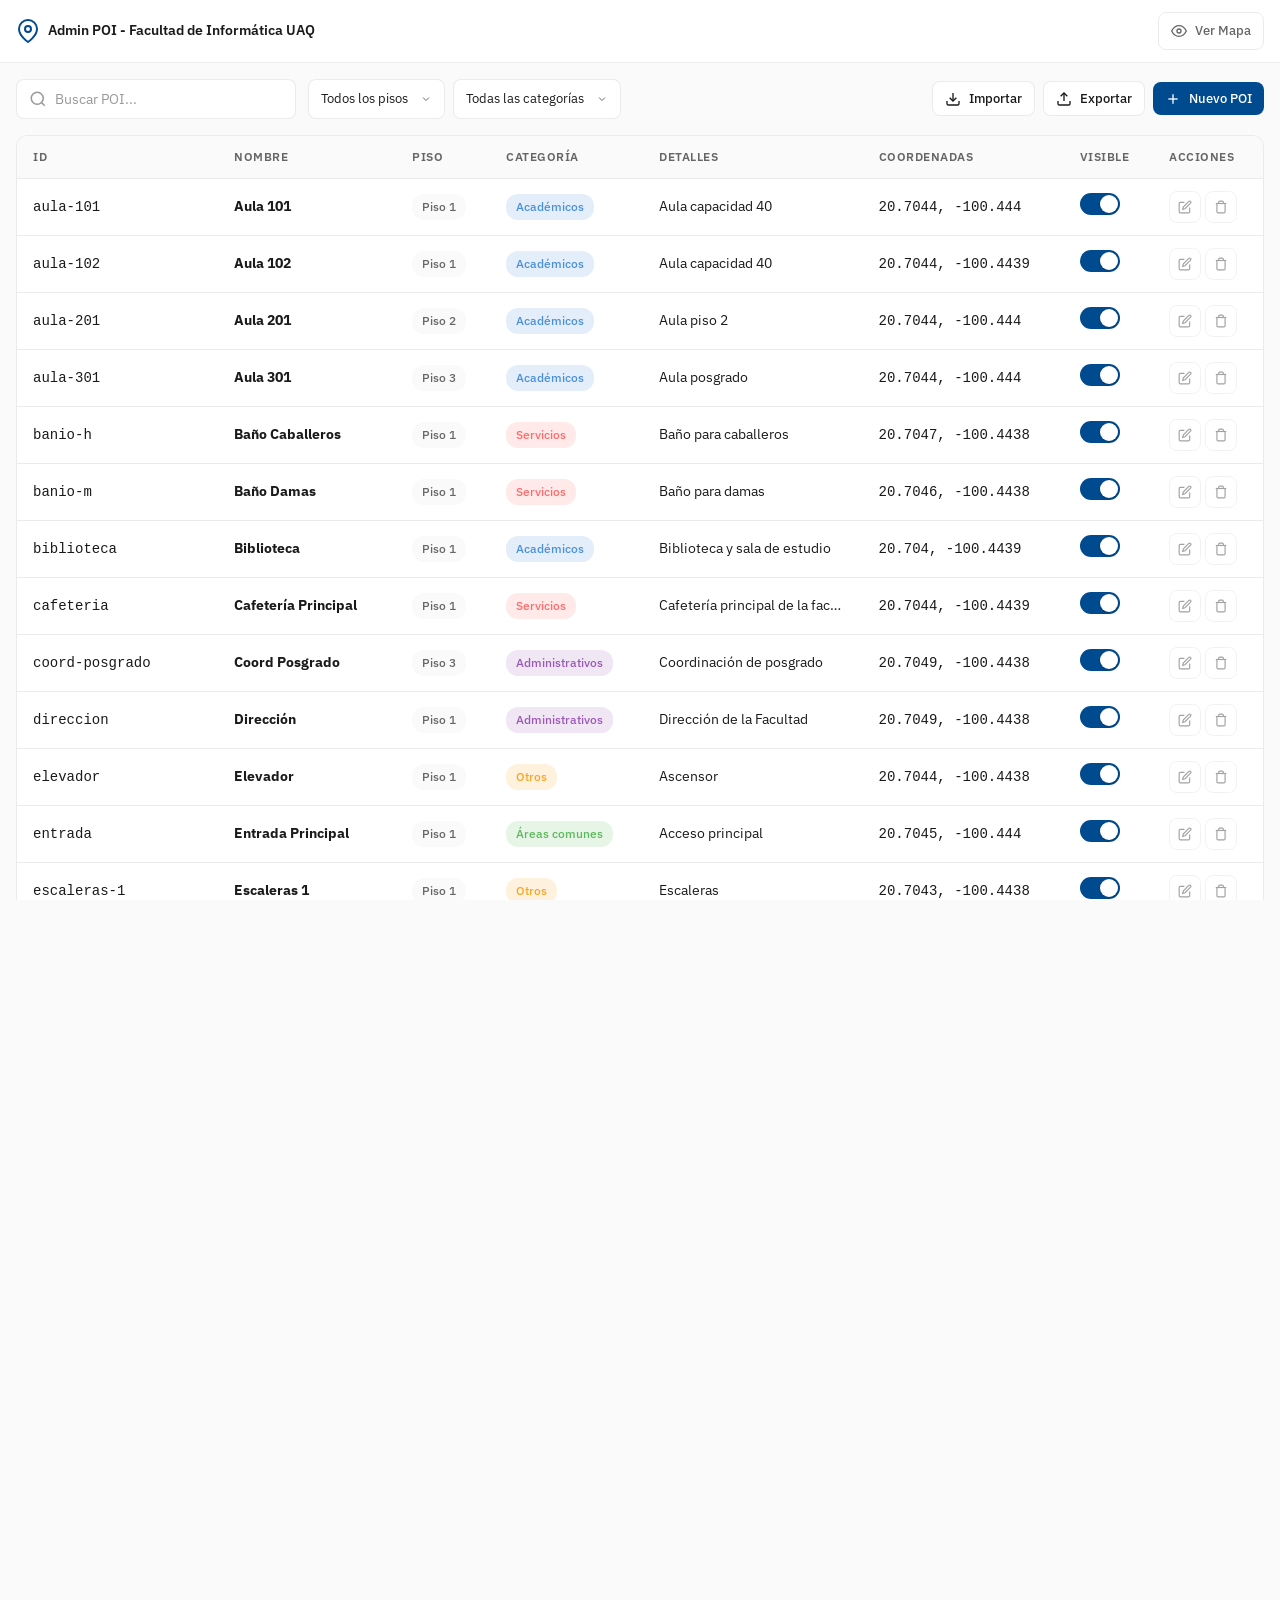
<file: admin.html>
<!DOCTYPE html>
<html lang="es">
<head>
  <meta charset="UTF-8">
  <meta name="viewport" content="width=device-width, initial-scale=1.0">
  <title>Administración POI - Facultad de Informática UAQ</title>
  <link rel="preconnect" href="https://fonts.googleapis.com">
  <link rel="preconnect" href="https://fonts.gstatic.com" crossorigin>
  <link href="https://fonts.googleapis.com/css2?family=IBM+Plex+Sans:wght@400;500;600&display=swap" rel="stylesheet">
  <link rel="stylesheet" href="css/styles.css">
  <link rel="stylesheet" href="css/admin.css">
  <link rel="icon" href="data:image/svg+xml,<svg xmlns='http://www.w3.org/2000/svg' viewBox='0 0 100 100'><text y='.9em' font-size='90'>⚙️</text></svg>">
</head>
<body>
  <div class="admin-app" id="adminApp">
    <!-- Header -->
    <header class="admin-header">
      <div class="admin-header-content">
        <div class="admin-brand">
          <svg viewBox="0 0 24 24" width="24" height="24" fill="none" stroke="currentColor" stroke-width="2">
            <path d="M21 10c0 7-9 13-9 13s-9-6-9-13a9 9 0 0 1 18 0z"/>
            <circle cx="12" cy="10" r="3"/>
          </svg>
          <span>Admin POI - Facultad de Informática UAQ</span>
        </div>
        <div class="admin-actions">
          <a href="index.html" class="admin-btn admin-btn-outline">
            <svg viewBox="0 0 24 24" width="16" height="16" fill="none" stroke="currentColor" stroke-width="2">
              <path d="M1 12s4-8 11-8 11 8 11 8-4 8-11 8-11-8-11-8z"/>
              <circle cx="12" cy="12" r="3"/>
            </svg>
            Ver Mapa
          </a>
        </div>
      </div>
    </header>

    <!-- Main Content -->
    <main class="admin-main">
      <!-- Toolbar -->
      <div class="admin-toolbar">
        <div class="admin-toolbar-left">
          <div class="admin-search">
            <svg viewBox="0 0 24 24" width="18" height="18" fill="none" stroke="currentColor" stroke-width="2">
              <circle cx="11" cy="11" r="8"/>
              <line x1="21" y1="21" x2="16.65" y2="16.65"/>
            </svg>
            <input type="text" id="adminSearchInput" placeholder="Buscar POI...">
          </div>
          <div class="admin-filters">
            <select id="filterFloor" class="admin-select">
              <option value="all">Todos los pisos</option>
              <option value="1">Piso 1</option>
              <option value="2">Piso 2</option>
              <option value="3">Piso 3</option>
            </select>
            <select id="filterCategory" class="admin-select">
              <option value="all">Todas las categorías</option>
              <option value="servicios">Servicios</option>
              <option value="academicos">Académicos</option>
              <option value="administrativos">Administrativos</option>
              <option value="comunes">Áreas comunes</option>
              <option value="otros">Otros</option>
            </select>
          </div>
        </div>
        <div class="admin-toolbar-right">
          <button class="admin-btn admin-btn-secondary" id="importBtn">
            <svg viewBox="0 0 24 24" width="16" height="16" fill="none" stroke="currentColor" stroke-width="2">
              <path d="M21 15v4a2 2 0 0 1-2 2H5a2 2 0 0 1-2-2v-4"/>
              <polyline points="7 10 12 15 17 10"/>
              <line x1="12" y1="15" x2="12" y2="3"/>
            </svg>
            Importar
          </button>
          <button class="admin-btn admin-btn-secondary" id="exportBtn">
            <svg viewBox="0 0 24 24" width="16" height="16" fill="none" stroke="currentColor" stroke-width="2">
              <path d="M21 15v4a2 2 0 0 1-2 2H5a2 2 0 0 1-2-2v-4"/>
              <polyline points="17 8 12 3 7 8"/>
              <line x1="12" y1="3" x2="12" y2="15"/>
            </svg>
            Exportar
          </button>
          <button class="admin-btn admin-btn-primary" id="addPOIBtn">
            <svg viewBox="0 0 24 24" width="16" height="16" fill="none" stroke="currentColor" stroke-width="2">
              <line x1="12" y1="5" x2="12" y2="19"/>
              <line x1="5" y1="12" x2="19" y2="12"/>
            </svg>
            Nuevo POI
          </button>
        </div>
      </div>

      <!-- POI Table -->
      <div class="admin-table-container">
        <table class="admin-table" id="poiTable">
          <thead>
            <tr>
              <th class="sortable" data-sort="id">ID</th>
              <th class="sortable" data-sort="nombre">Nombre</th>
              <th class="sortable" data-sort="piso">Piso</th>
              <th class="sortable" data-sort="categoria">Categoría</th>
              <th>Detalles</th>
              <th>Coordenadas</th>
              <th>Visible</th>
              <th>Acciones</th>
            </tr>
          </thead>
          <tbody id="poiTableBody">
          </tbody>
        </table>
      </div>

      <!-- Empty State -->
      <div class="admin-empty" id="emptyState" style="display: none;">
        <svg viewBox="0 0 24 24" width="48" height="48" fill="none" stroke="currentColor" stroke-width="1.5">
          <path d="M21 10c0 7-9 13-9 13s-9-6-9-13a9 9 0 0 1 18 0z"/>
          <circle cx="12" cy="10" r="3"/>
        </svg>
        <h3>No hay puntos de interés</h3>
        <p>Comienza agregando tu primer POI</p>
        <button class="admin-btn admin-btn-primary" id="emptyAddBtn">
          <svg viewBox="0 0 24 24" width="16" height="16" fill="none" stroke="currentColor" stroke-width="2">
            <line x1="12" y1="5" x2="12" y2="19"/>
            <line x1="5" y1="12" x2="19" y2="12"/>
          </svg>
          Agregar POI
        </button>
      </div>
    </main>

    <!-- Modal Form -->
    <div class="admin-modal" id="poiModal">
      <div class="admin-modal-backdrop" id="modalBackdrop"></div>
      <div class="admin-modal-content">
        <div class="admin-modal-header">
          <h2 id="modalTitle">Nuevo Punto de Interés</h2>
          <button class="admin-modal-close" id="modalClose">
            <svg viewBox="0 0 24 24" width="20" height="20" fill="none" stroke="currentColor" stroke-width="2">
              <line x1="18" y1="6" x2="6" y2="18"/>
              <line x1="6" y1="6" x2="18" y2="18"/>
            </svg>
          </button>
        </div>
        <form class="admin-form" id="poiForm">
          <input type="hidden" id="poiId">
          
          <div class="admin-form-row">
            <div class="admin-form-group">
              <label for="poiNombre">Nombre *</label>
              <input type="text" id="poiNombre" required placeholder="Ej: Cafetería Principal">
            </div>
            <div class="admin-form-group">
              <label for="poiPiso">Piso *</label>
              <select id="poiPiso" required>
                <option value="">Seleccionar...</option>
                <option value="1">Piso 1</option>
                <option value="2">Piso 2</option>
                <option value="3">Piso 3</option>
              </select>
            </div>
          </div>
          
          <div class="admin-form-group">
            <label for="poiCategoria">Categoría *</label>
            <select id="poiCategoria" required>
              <option value="">Seleccionar...</option>
              <option value="servicios">Servicios</option>
              <option value="academicos">Académicos</option>
              <option value="administrativos">Administrativos</option>
              <option value="comunes">Áreas comunes</option>
              <option value="otros">Otros</option>
            </select>
          </div>
          
          <div class="admin-form-group">
            <label for="poiDetalles">Detalles</label>
            <textarea id="poiDetalles" rows="3" placeholder="Descripción detallada del punto de interés..."></textarea>
          </div>
          
          <div class="admin-form-row">
            <div class="admin-form-group">
              <label for="poiCoordX">Latitud *</label>
              <input type="number" id="poiCoordX" required step="any" placeholder="20.7044">
            </div>
            <div class="admin-form-group">
              <label for="poiCoordY">Longitud *</label>
              <input type="number" id="poiCoordY" required step="any" placeholder="-100.4438">
            </div>
          </div>
          
          <div class="admin-form-group admin-form-inline">
            <label class="admin-checkbox">
              <input type="checkbox" id="poiVisible" checked>
              <span class="admin-checkbox-mark"></span>
              <span>Visible en el mapa</span>
            </label>
          </div>
          
          <div class="admin-form-actions">
            <button type="button" class="admin-btn admin-btn-outline" id="cancelBtn">Cancelar</button>
            <button type="submit" class="admin-btn admin-btn-primary">Guardar</button>
          </div>
        </form>
      </div>
    </div>

    <!-- Delete Confirmation Modal -->
    <div class="admin-modal" id="deleteModal">
      <div class="admin-modal-backdrop" id="deleteBackdrop"></div>
      <div class="admin-modal-content admin-modal-sm">
        <div class="admin-modal-header">
          <h2>Confirmar eliminación</h2>
        </div>
        <div class="admin-modal-body">
          <p>¿Estás seguro de eliminar el punto de interés <strong id="deletePoiName"></strong>?</p>
          <p class="admin-text-muted">Esta acción no se puede deshacer.</p>
        </div>
        <div class="admin-modal-footer">
          <button class="admin-btn admin-btn-outline" id="cancelDeleteBtn">Cancelar</button>
          <button class="admin-btn admin-btn-danger" id="confirmDeleteBtn">Eliminar</button>
        </div>
      </div>
    </div>

    <!-- Hidden file input for import -->
    <input type="file" id="importFile" accept=".json" style="display: none;">
  </div>

  <script src="js/data.js"></script>
  <script src="js/admin.js"></script>
</body>
</html>
</file>
<file: css/styles.css>
@import url('https://fonts.googleapis.com/css2?family=IBM+Plex+Sans:wght@400;500;600&display=swap');

:root {
  --uaq-blue: #004A8F;
  --bg-map: #FAFAFA;
  --structure-light: #E0E0E0;
  --structure-mid: #BDBDBD;
  --text-primary: #1A1A1A;
  --text-secondary: #666666;
  --text-muted: #999999;
  --cat-servicios: #FF6B6B;
  --cat-academicos: #2E5BFF;
  --cat-administrativos: #9B59B6;
  --cat-comunes: #00A86B;
  --cat-otros: #F5A623;
  --surface: #FFFFFF;
  --border: rgba(0, 0, 0, 0.08);
  --shadow: rgba(0, 0, 0, 0.12);
  --shadow-lg: rgba(0, 0, 0, 0.16);
  
  --radius-sm: 6px;
  --radius-md: 8px;
  --radius-lg: 12px;
  --radius-xl: 16px;
  
  --space-1: 4px;
  --space-2: 8px;
  --space-3: 12px;
  --space-4: 16px;
  --space-5: 24px;
  --space-6: 32px;
  --space-7: 48px;
  
  --font-family: 'IBM Plex Sans', system-ui, -apple-system, sans-serif;
  --font-mono: 'IBM Plex Mono', monospace;
  
  --z-map: 1;
  --z-ui: 1000;
  --z-popup: 2000;
  --z-modal: 3000;
  
  --transition-fast: 150ms ease;
  --transition-normal: 250ms ease;
  --transition-slow: 350ms cubic-bezier(0.16, 1, 0.3, 1);
}

*, *::before, *::after {
  box-sizing: border-box;
  margin: 0;
  padding: 0;
}

html, body {
  height: 100%;
  overflow: hidden;
  margin: 0;
  padding: 0;
}

body {
  font-family: var(--font-family);
  font-size: 14px;
  line-height: 1.5;
  color: var(--text-primary);
  background: var(--bg-map);
  -webkit-font-smoothing: antialiased;
  -moz-osx-font-smoothing: grayscale;
}

.app {
  position: relative;
  width: 100%;
  height: 100%;
  display: flex;
  flex-direction: column;
}

/* ============================================
   MAPA - Leaflet Container
   ============================================ */

.map-container {
  position: absolute;
  inset: 0;
  z-index: var(--z-map);
}

#mapContainer {
  width: 100vw;
  height: 100vh;
}

/* Leaflet specific overrides */
.leaflet-container {
  width: 100vw;
  height: 100vh;
  font-family: var(--font-family);
}

.leaflet-tile-pane {
  filter: saturate(0.9) contrast(0.95);
}

.leaflet-control-attribution {
  background: rgba(255, 255, 255, 0.85);
  font-size: 9px;
  padding: 2px 6px;
  border-radius: 4px 0 0 0;
}

.leaflet-control-attribution a {
  color: var(--uaq-blue);
  text-decoration: none;
}

.leaflet-control-attribution a:hover {
  text-decoration: underline;
}

.map-svg {
  width: 100%;
  height: 100%;
  display: block;
}

.map-transform {
  transition: transform var(--transition-slow);
  transform-origin: center center;
}

/* Grid pattern */
.grid-pattern {
  stroke: var(--structure-light);
  stroke-width: 0.5;
  fill: none;
}

/* Building structure */
.building-outline {
  fill: var(--surface);
  stroke: var(--structure-mid);
  stroke-width: 2;
}

.floor-area {
  fill: var(--structure-light);
  opacity: 0.5;
}

.floor-area.active {
  fill: rgba(0, 74, 143, 0.08);
  stroke: var(--uaq-blue);
  stroke-width: 2;
  opacity: 1;
}

.floor-label {
  font-family: var(--font-family);
  font-size: 48px;
  font-weight: 600;
  fill: var(--text-muted);
  opacity: 0.15;
  pointer-events: none;
}

.floor-wall {
  fill: none;
  stroke: var(--structure-mid);
  stroke-width: 3;
}

.floor-door {
  fill: var(--surface);
  stroke: var(--structure-mid);
  stroke-width: 2;
}

/* POI Markers */
.poi-marker {
  cursor: pointer;
  transition: transform var(--transition-fast), opacity var(--transition-fast);
  transform-origin: center;
}

.poi-marker circle {
  transition: r var(--transition-fast), fill var(--transition-fast);
}

.poi-marker:hover circle {
  r: 16;
}

.poi-marker.hidden {
  opacity: 0;
  pointer-events: none;
}

.poi-marker.active {
  opacity: 1;
}

.poi-marker.highlight {
  animation: poi-pulse 1.5s ease-in-out infinite;
}

@keyframes poi-pulse {
  0%, 100% { transform: scale(1); }
  50% { transform: scale(1.15); }
}

/* Category colors */
.poi-servicios { fill: var(--cat-servicios); }
.poi-academicos { fill: var(--cat-academicos); }
.poi-administrativos { fill: var(--cat-administrativos); }
.poi-comunes { fill: var(--cat-comunes); }
.poi-otros { fill: var(--cat-otros); }

/* Tooltip hover */
.poi-tooltip {
  position: absolute;
  background: var(--text-primary);
  color: var(--surface);
  padding: var(--space-1) var(--space-2);
  border-radius: var(--radius-sm);
  font-size: 12px;
  font-weight: 500;
  white-space: nowrap;
  pointer-events: none;
  opacity: 0;
  transform: translateY(4px);
  transition: opacity var(--transition-fast), transform var(--transition-fast);
  z-index: calc(var(--z-popup) - 1);
}

.poi-marker:hover .poi-tooltip {
  opacity: 1;
  transform: translateY(0);
}

/* ============================================
   UI Layer - Floating Controls
   ============================================ */

.ui-layer {
  position: fixed;
  top: 0;
  left: 0;
  right: 0;
  z-index: var(--z-ui);
  pointer-events: none;
  padding: var(--space-4);
  display: flex;
  flex-direction: column;
  gap: var(--space-3);
}

.ui-layer > * {
  pointer-events: auto;
}

/* ============================================
   Search Bar
   ============================================ */

.search-container {
  position: relative;
  width: 100%;
  max-width: 360px;
  margin: 0 auto;
  flex-shrink: 0;
}

.search-box {
  display: flex;
  align-items: center;
  gap: var(--space-2);
  background: var(--surface);
  border: 1px solid var(--border);
  border-radius: var(--radius-md);
  padding: 0 var(--space-3);
  height: 44px;
  box-shadow: 0 2px 8px var(--shadow);
  transition: box-shadow var(--transition-fast), border-color var(--transition-fast);
}

.search-box:focus-within {
  box-shadow: 0 4px 16px var(--shadow);
  border-color: var(--uaq-blue);
}

.search-icon {
  width: 20px;
  height: 20px;
  color: var(--text-muted);
  flex-shrink: 0;
}

.search-input {
  flex: 1;
  border: none;
  outline: none;
  font-family: var(--font-family);
  font-size: 14px;
  color: var(--text-primary);
  background: transparent;
}

.search-input::placeholder {
  color: var(--text-muted);
}

.search-clear {
  width: 20px;
  height: 20px;
  border: none;
  background: none;
  color: var(--text-muted);
  cursor: pointer;
  opacity: 0;
  transition: opacity var(--transition-fast);
  display: flex;
  align-items: center;
  justify-content: center;
}

.search-clear.visible {
  opacity: 1;
}

.search-clear:hover {
  color: var(--text-primary);
}

/* Autocomplete dropdown */
.search-dropdown {
  position: absolute;
  top: calc(100% + var(--space-2));
  left: 0;
  right: 0;
  background: var(--surface);
  border: 1px solid var(--border);
  border-radius: var(--radius-md);
  box-shadow: 0 8px 32px var(--shadow-lg);
  max-height: 240px;
  overflow-y: auto;
  opacity: 0;
  visibility: hidden;
  transform: translateY(-8px);
  transition: opacity var(--transition-fast), transform var(--transition-fast), visibility var(--transition-fast);
  z-index: calc(var(--z-ui) + 1);
}

.search-dropdown.visible {
  opacity: 1;
  visibility: visible;
  transform: translateY(0);
}

.search-result {
  display: flex;
  align-items: center;
  gap: var(--space-2);
  padding: var(--space-2) var(--space-3);
  cursor: pointer;
  transition: background var(--transition-fast);
}

.search-result:hover,
.search-result.selected {
  background: var(--bg-map);
}

.search-result + .search-result {
  border-top: 1px solid var(--border);
}

.search-result-dot {
  width: 8px;
  height: 8px;
  border-radius: 50%;
  flex-shrink: 0;
}

.search-result-text {
  flex: 1;
  font-size: 13px;
}

.search-result-meta {
  font-size: 11px;
  color: var(--text-muted);
}

/* ============================================
   Floor Filters
   ============================================ */

.floors-container {
  display: flex;
  justify-content: center;
  gap: var(--space-2);
  flex-wrap: wrap;
}

.floor-chip {
  display: inline-flex;
  align-items: center;
  gap: var(--space-1);
  padding: var(--space-1) var(--space-3);
  border-radius: 20px;
  font-size: 13px;
  font-weight: 500;
  color: var(--text-secondary);
  background: var(--surface);
  border: 1px solid var(--border);
  cursor: pointer;
  transition: all var(--transition-fast);
}

.floor-chip:hover {
  border-color: var(--uaq-blue);
  color: var(--uaq-blue);
}

.floor-chip.active {
  background: var(--uaq-blue);
  border-color: var(--uaq-blue);
  color: white;
}

/* ============================================
   Categories Glossary (Glosario)
   ============================================ */

.glossary {
  position: fixed;
  top: var(--space-4);
  left: var(--space-4);
  background: rgba(255, 255, 255, 0.98);
  backdrop-filter: blur(12px);
  border-radius: var(--radius-xl);
  box-shadow: 
    0 4px 24px rgba(0, 0, 0, 0.08),
    0 1px 3px rgba(0, 0, 0, 0.05);
  padding: var(--space-4);
  max-width: 240px;
  pointer-events: auto;
  border: 1px solid rgba(0, 0, 0, 0.05);
  z-index: var(--z-ui);
}

.glossary-header {
  display: flex;
  align-items: center;
  justify-content: space-between;
  margin-bottom: var(--space-3);
  padding-bottom: var(--space-3);
  border-bottom: 2px solid var(--bg-map);
}

.glossary-title {
  font-size: 14px;
  font-weight: 600;
  color: var(--text-secondary);
  text-transform: uppercase;
  letter-spacing: 0.5px;
}

.glossary-toggle {
  display: none;
  width: 28px;
  height: 28px;
  border: none;
  background: var(--bg-map);
  border-radius: var(--radius-sm);
  color: var(--text-secondary);
  cursor: pointer;
  align-items: center;
  justify-content: center;
}

.glossary-content {
  display: flex;
  flex-direction: column;
  gap: var(--space-2);
}

.category-item {
  display: flex;
  align-items: center;
  gap: var(--space-2);
  padding: var(--space-2);
  border-radius: var(--radius-sm);
  cursor: pointer;
  transition: background var(--transition-fast);
  user-select: none;
}

.category-item:hover {
  background: var(--bg-map);
}

.category-item.active {
  background: var(--bg-map);
}

.category-dot {
  width: 12px;
  height: 12px;
  border-radius: 50%;
  flex-shrink: 0;
}

.category-dot.servicios { background: var(--cat-servicios); }
.category-dot.academicos { background: var(--cat-academicos); }
.category-dot.administrativos { background: var(--cat-administrativos); }
.category-dot.comunes { background: var(--cat-comunes); }
.category-dot.otros { background: var(--cat-otros); }

.category-item.active .category-dot {
  box-shadow: 0 0 0 3px rgba(255, 255, 255, 0.6);
}

.category-label {
  flex: 1;
  font-size: 13px;
  font-weight: 500;
  color: var(--text-primary);
}

.category-count {
  font-size: 11px;
  font-weight: 500;
  color: var(--text-muted);
  background: var(--bg-map);
  padding: 2px 6px;
  border-radius: 10px;
}

/* ============================================
   Zoom Controls
   ============================================ */

.zoom-controls {
  position: fixed;
  bottom: var(--space-5);
  right: var(--space-4);
  display: flex;
  flex-direction: column;
  gap: var(--space-2);
  z-index: var(--z-ui);
  pointer-events: auto;
  background: rgba(255, 255, 255, 0.95);
  backdrop-filter: blur(8px);
  padding: var(--space-2);
  border-radius: var(--radius-lg);
  box-shadow: 0 4px 20px rgba(0, 0, 0, 0.12);
  border: 1px solid rgba(0, 0, 0, 0.05);
}

.zoom-btn {
  width: 44px;
  height: 44px;
  border: none;
  background: linear-gradient(135deg, #ffffff 0%, #f8f9fa 100%);
  border-radius: 50%;
  box-shadow: 0 2px 8px rgba(0, 0, 0, 0.08);
  color: #444;
  cursor: pointer;
  display: flex;
  align-items: center;
  justify-content: center;
  transition: all var(--transition-fast);
}

.zoom-btn:hover {
  color: var(--uaq-blue);
  box-shadow: 0 4px 16px var(--shadow-lg);
}

.zoom-btn:active {
  transform: scale(0.95);
}

.zoom-btn:disabled {
  opacity: 0.4;
  cursor: not-allowed;
}

.zoom-btn svg {
  width: 20px;
  height: 20px;
}

.zoom-level {
  text-align: center;
  font-size: 11px;
  font-weight: 500;
  color: var(--text-muted);
}

/* ============================================
   POI Popup
   ============================================ */

.popup {
  position: absolute;
  background: var(--surface);
  border-radius: var(--radius-lg);
  box-shadow: 0 8px 40px var(--shadow-lg);
  width: 260px;
  padding: var(--space-4);
  z-index: var(--z-popup);
  opacity: 0;
  visibility: hidden;
  transform: scale(0.95) translateY(8px);
  transition: all var(--transition-normal);
  pointer-events: none;
}

.popup.visible {
  opacity: 1;
  visibility: visible;
  transform: scale(1) translateY(0);
  pointer-events: auto;
}

.popup-close {
  position: absolute;
  top: var(--space-2);
  right: var(--space-2);
  width: 28px;
  height: 28px;
  border: none;
  background: var(--bg-map);
  border-radius: 50%;
  color: var(--text-muted);
  cursor: pointer;
  display: flex;
  align-items: center;
  justify-content: center;
  transition: all var(--transition-fast);
}

.popup-close:hover {
  background: var(--structure-light);
  color: var(--text-primary);
}

.popup-header {
  display: flex;
  align-items: flex-start;
  gap: var(--space-3);
  margin-bottom: var(--space-3);
}

.popup-icon {
  width: 40px;
  height: 40px;
  border-radius: var(--radius-md);
  display: flex;
  align-items: center;
  justify-content: center;
  flex-shrink: 0;
}

.popup-icon svg {
  width: 24px;
  height: 24px;
  color: white;
}

.popup-title {
  font-size: 16px;
  font-weight: 600;
  color: var(--text-primary);
  line-height: 1.3;
}

.popup-floor {
  display: inline-flex;
  align-items: center;
  gap: var(--space-1);
  margin-top: var(--space-1);
}

.popup-floor-badge {
  font-size: 11px;
  font-weight: 600;
  color: white;
  background: var(--uaq-blue);
  padding: 2px 8px;
  border-radius: 10px;
}

.popup-details {
  font-size: 13px;
  color: var(--text-secondary);
  line-height: 1.6;
}

/* Popup arrow */
.popup-arrow {
  position: absolute;
  width: 0;
  height: 0;
  border-style: solid;
}

.popup-arrow.top {
  border-width: 0 8px 8px 8px;
  border-color: transparent transparent var(--surface) transparent;
  top: -8px;
  left: 50%;
  transform: translateX(-50%);
}

/* ============================================
   Responsive
   ============================================ */

@media (max-width: 768px) {
  .ui-layer {
    padding: var(--space-3);
    gap: var(--space-3);
  }
  
  .search-container {
    max-width: 100%;
  }
  
  .glossary {
    position: fixed;
    top: auto;
    bottom: 0;
    left: 0;
    right: 0;
    max-width: 100%;
    border-radius: var(--radius-xl) var(--radius-xl) 0 0;
    transform: translateY(calc(100% - 56px));
    transition: transform var(--transition-slow);
    z-index: calc(var(--z-ui) + 10);
  }
  
  .glossary.expanded {
    transform: translateY(0);
  }
  
  .glossary-toggle {
    display: flex;
  }
  
  .glossary-title {
    flex: 1;
  }
  
  .glossary-content {
    max-height: 40vh;
    overflow-y: auto;
    padding-top: var(--space-2);
  }
  
  .glossary-indicator {
    position: absolute;
    top: var(--space-2);
    left: 50%;
    transform: translateX(-50%);
    width: 32px;
    height: 4px;
    background: var(--structure-mid);
    border-radius: 2px;
  }
  
  .zoom-controls {
    bottom: auto;
    top: 100px;
    right: var(--space-3);
  }
  
  .floors-container {
    justify-content: flex-start;
    overflow-x: auto;
    padding-bottom: var(--space-1);
    flex-wrap: nowrap;
    -webkit-overflow-scrolling: touch;
  }
  
  .floor-chip {
    flex-shrink: 0;
  }
  
  .popup {
    position: fixed;
    bottom: 0;
    left: 0;
    right: 0;
    width: 100%;
    border-radius: var(--radius-xl) var(--radius-xl) 0 0;
    transform: translateY(100%);
  }
  
  .popup.visible {
    transform: translateY(0);
  }
  
  .popup-arrow {
    display: none;
  }
}

/* Small screens */
@media (max-width: 480px) {
  .search-box {
    height: 40px;
  }
  
  .popup {
    width: 100%;
    padding: var(--space-3);
  }
}

/* Large screens */
@media (min-width: 1200px) {
  .glossary {
    max-width: 260px;
    padding: var(--space-4);
  }
  
  .category-label {
    font-size: 14px;
  }
  
  .search-container {
    max-width: 420px;
  }
  
  .search-box {
    height: 48px;
  }
}

/* ============================================
   Animations
   ============================================ */

@keyframes fadeIn {
  from { opacity: 0; }
  to { opacity: 1; }
}

@keyframes slideUp {
  from { 
    opacity: 0;
    transform: translateY(20px);
  }
  to { 
    opacity: 1;
    transform: translateY(0);
  }
}

@keyframes scaleIn {
  from { 
    opacity: 0;
    transform: scale(0.9);
  }
  to { 
    opacity: 1;
    transform: scale(1);
  }
}

/* Entrance animations */
.app-loaded .glossary {
  animation: slideUp 0.5s ease backwards;
}

.app-loaded .search-container {
  animation: slideUp 0.5s ease 0.1s backwards;
}

.app-loaded .floors-container {
  animation: slideUp 0.5s ease 0.15s backwards;
}

.app-loaded .zoom-controls {
  animation: fadeIn 0.5s ease 0.2s backwards;
}

/* ============================================
   Utility Classes
   ============================================ */

.sr-only {
  position: absolute;
  width: 1px;
  height: 1px;
  padding: 0;
  margin: -1px;
  overflow: hidden;
  clip: rect(0, 0, 0, 0);
  white-space: nowrap;
  border: 0;
}

.truncate {
  overflow: hidden;
  text-overflow: ellipsis;
  white-space: nowrap;
}

/* Scrollbar styling */
::-webkit-scrollbar {
  width: 6px;
  height: 6px;
}

::-webkit-scrollbar-track {
  background: transparent;
}

::-webkit-scrollbar-thumb {
  background: var(--structure-mid);
  border-radius: 3px;
}

::-webkit-scrollbar-thumb:hover {
  background: var(--text-muted);
}

/* ============================================
   Leaflet Custom Markers - Mejorados
   ============================================ */

.custom-poi-marker {
  background: transparent !important;
  border: none !important;
}

.marker-wrapper {
  position: relative;
  display: flex;
  flex-direction: column;
  align-items: center;
}

.marker-pin {
  cursor: pointer;
  transition: transform 0.2s cubic-bezier(0.34, 1.56, 0.64, 1);
}

.marker-pin:hover {
  transform: rotate(-45deg) scale(1.15);
}

.marker-pulse {
  pointer-events: none;
  animation: marker-pulse 2s ease-out infinite;
}

@keyframes marker-pulse {
  0% {
    transform: scale(1);
    opacity: 0.4;
  }
  100% {
    transform: scale(2);
    opacity: 0;
  }
}

/* leafet custom popup styles - Premium */
.custom-popup-wrapper .leaflet-popup-content-wrapper {
  background: rgba(255, 255, 255, 0.99);
  backdrop-filter: blur(16px);
  border-radius: 16px;
  box-shadow: 
    0 8px 32px rgba(0, 0, 0, 0.12),
    0 2px 8px rgba(0, 0, 0, 0.06);
  padding: 0;
  border: 1px solid rgba(0, 0, 0, 0.06);
  overflow: hidden;
}

.custom-popup-wrapper .leaflet-popup-content {
  margin: 0;
  padding: 0;
}

.custom-popup-wrapper .leaflet-popup-tip {
  background: rgba(255, 255, 255, 0.99);
  box-shadow: none;
}

.custom-popup-wrapper .leaflet-popup-close-button {
  color: #888 !important;
  font-size: 24px !important;
  width: 32px !important;
  height: 32px !important;
  top: 8px !important;
  right: 8px !important;
  display: flex;
  align-items: center;
  justify-content: center;
  background: #f5f5f5;
  border-radius: 50%;
  transition: all 0.2s ease;
}

.custom-popup-wrapper .leaflet-popup-close-button:hover {
  color: #333 !important;
  background: #eee;
  transform: rotate(90deg);
}

/* leafet controls - Hidden default */
.leaflet-control-zoom {
  display: none !important;
}

.leaflet-control-attribution {
  background: rgba(255, 255, 255, 0.9);
  backdrop-filter: blur(4px);
}

.leaflet-control-scale-line {
  border-color: var(--text-muted);
  font-size: 10px;
}
</file>
<file: css/admin.css>
/* ============================================
   Admin Panel Styles
   ============================================ */

.admin-app {
  min-height: 100vh;
  display: flex;
  flex-direction: column;
  background: var(--bg-map);
}

/* ============================================
   Header
   ============================================ */

.admin-header {
  background: var(--surface);
  border-bottom: 1px solid var(--border);
  position: sticky;
  top: 0;
  z-index: 50;
}

.admin-header-content {
  max-width: 1400px;
  margin: 0 auto;
  padding: var(--space-3) var(--space-4);
  display: flex;
  align-items: center;
  justify-content: space-between;
}

.admin-brand {
  display: flex;
  align-items: center;
  gap: var(--space-2);
  font-weight: 600;
  color: var(--text-primary);
}

.admin-brand svg {
  color: var(--uaq-blue);
}

.admin-actions {
  display: flex;
  gap: var(--space-2);
}

/* ============================================
   Buttons
   ============================================ */

.admin-btn {
  display: inline-flex;
  align-items: center;
  gap: var(--space-2);
  padding: var(--space-2) var(--space-3);
  border-radius: var(--radius-md);
  font-family: var(--font-family);
  font-size: 13px;
  font-weight: 500;
  cursor: pointer;
  transition: all var(--transition-fast);
  border: none;
  text-decoration: none;
}

.admin-btn-primary {
  background: var(--uaq-blue);
  color: white;
}

.admin-btn-primary:hover {
  background: #003d73;
}

.admin-btn-secondary {
  background: var(--surface);
  color: var(--text-primary);
  border: 1px solid var(--border);
}

.admin-btn-secondary:hover {
  border-color: var(--uaq-blue);
  color: var(--uaq-blue);
}

.admin-btn-outline {
  background: transparent;
  color: var(--text-secondary);
  border: 1px solid var(--border);
}

.admin-btn-outline:hover {
  border-color: var(--uaq-blue);
  color: var(--uaq-blue);
  background: rgba(0, 74, 143, 0.05);
}

.admin-btn-danger {
  background: #dc3545;
  color: white;
}

.admin-btn-danger:hover {
  background: #c82333;
}

.admin-btn-sm {
  padding: var(--space-1) var(--space-2);
  font-size: 12px;
}

.admin-btn-icon {
  width: 32px;
  height: 32px;
  padding: 0;
  justify-content: center;
}

/* ============================================
   Main Content
   ============================================ */

.admin-main {
  flex: 1;
  padding: var(--space-4);
  max-width: 1400px;
  margin: 0 auto;
  width: 100%;
}

/* ============================================
   Toolbar
   ============================================ */

.admin-toolbar {
  display: flex;
  align-items: center;
  justify-content: space-between;
  gap: var(--space-4);
  margin-bottom: var(--space-4);
  flex-wrap: wrap;
}

.admin-toolbar-left {
  display: flex;
  align-items: center;
  gap: var(--space-3);
  flex-wrap: wrap;
}

.admin-toolbar-right {
  display: flex;
  align-items: center;
  gap: var(--space-2);
}

.admin-search {
  display: flex;
  align-items: center;
  gap: var(--space-2);
  background: var(--surface);
  border: 1px solid var(--border);
  border-radius: var(--radius-md);
  padding: 0 var(--space-3);
  height: 40px;
  width: 280px;
}

.admin-search svg {
  color: var(--text-muted);
  flex-shrink: 0;
}

.admin-search input {
  flex: 1;
  border: none;
  outline: none;
  font-family: var(--font-family);
  font-size: 14px;
  background: transparent;
}

.admin-search input::placeholder {
  color: var(--text-muted);
}

.admin-filters {
  display: flex;
  gap: var(--space-2);
}

.admin-select {
  height: 40px;
  padding: 0 var(--space-4) 0 var(--space-3);
  border: 1px solid var(--border);
  border-radius: var(--radius-md);
  background: var(--surface);
  font-family: var(--font-family);
  font-size: 13px;
  color: var(--text-primary);
  cursor: pointer;
  appearance: none;
  background-image: url("data:image/svg+xml,%3Csvg xmlns='http://www.w3.org/2000/svg' width='12' height='12' viewBox='0 0 24 24' fill='none' stroke='%23666' stroke-width='2'%3E%3Cpolyline points='6 9 12 15 18 9'/%3E%3C/svg%3E");
  background-repeat: no-repeat;
  background-position: right 12px center;
  padding-right: 36px;
}

.admin-select:focus {
  outline: none;
  border-color: var(--uaq-blue);
}

/* ============================================
   Table
   ============================================ */

.admin-table-container {
  background: var(--surface);
  border-radius: var(--radius-lg);
  border: 1px solid var(--border);
  overflow: hidden;
}

.admin-table {
  width: 100%;
  border-collapse: collapse;
}

.admin-table th,
.admin-table td {
  padding: var(--space-3) var(--space-4);
  text-align: left;
  border-bottom: 1px solid var(--border);
}

.admin-table th {
  background: var(--bg-map);
  font-size: 12px;
  font-weight: 600;
  color: var(--text-secondary);
  text-transform: uppercase;
  letter-spacing: 0.5px;
}

.admin-table th.sortable {
  cursor: pointer;
  user-select: none;
}

.admin-table th.sortable:hover {
  color: var(--uaq-blue);
}

.admin-table tbody tr {
  transition: background var(--transition-fast);
}

.admin-table tbody tr:hover {
  background: var(--bg-map);
}

.admin-table tbody tr:last-child td {
  border-bottom: none;
}

/* Category badge */
.category-badge {
  display: inline-flex;
  align-items: center;
  gap: var(--space-1);
  padding: 4px 10px;
  border-radius: 12px;
  font-size: 12px;
  font-weight: 500;
}

.category-badge.servicios { background: rgba(255, 107, 107, 0.15); color: #FF6B6B; }
.category-badge.academicos { background: rgba(74, 144, 217, 0.15); color: #4A90D9; }
.category-badge.administrativos { background: rgba(155, 89, 182, 0.15); color: #9B59B6; }
.category-badge.comunes { background: rgba(92, 184, 92, 0.15); color: #5CB85C; }
.category-badge.otros { background: rgba(245, 166, 35, 0.15); color: #F5A623; }

/* Floor badge */
.floor-badge {
  display: inline-flex;
  padding: 4px 10px;
  border-radius: 12px;
  font-size: 12px;
  font-weight: 500;
  background: var(--bg-map);
  color: var(--text-secondary);
}

/* Visibility toggle */
.visibility-toggle {
  width: 40px;
  height: 22px;
  background: var(--structure-light);
  border-radius: 11px;
  position: relative;
  cursor: pointer;
  border: none;
  transition: background var(--transition-fast);
}

.visibility-toggle.active {
  background: var(--uaq-blue);
}

.visibility-toggle::after {
  content: '';
  position: absolute;
  width: 18px;
  height: 18px;
  background: white;
  border-radius: 50%;
  top: 2px;
  left: 2px;
  transition: transform var(--transition-fast);
  box-shadow: 0 1px 3px rgba(0, 0, 0, 0.2);
}

.visibility-toggle.active::after {
  transform: translateX(18px);
}

/* Action buttons in table */
.admin-table-actions {
  display: flex;
  gap: var(--space-1);
}

.admin-table-actions .admin-btn {
  opacity: 0.6;
}

.admin-table-actions .admin-btn:hover {
  opacity: 1;
}

/* ============================================
   Empty State
   ============================================ */

.admin-empty {
  text-align: center;
  padding: var(--space-7);
  color: var(--text-secondary);
}

.admin-empty svg {
  color: var(--structure-mid);
  margin-bottom: var(--space-4);
}

.admin-empty h3 {
  font-size: 18px;
  font-weight: 600;
  margin-bottom: var(--space-2);
  color: var(--text-primary);
}

.admin-empty p {
  margin-bottom: var(--space-4);
}

/* ============================================
   Modal
   ============================================ */

.admin-modal {
  position: fixed;
  inset: 0;
  z-index: 100;
  display: none;
  align-items: center;
  justify-content: center;
}

.admin-modal.visible {
  display: flex;
}

.admin-modal-backdrop {
  position: absolute;
  inset: 0;
  background: rgba(0, 0, 0, 0.5);
}

.admin-modal-content {
  position: relative;
  background: var(--surface);
  border-radius: var(--radius-lg);
  box-shadow: 0 20px 60px rgba(0, 0, 0, 0.2);
  width: 100%;
  max-width: 520px;
  max-height: 90vh;
  overflow-y: auto;
  animation: scaleIn 0.2s ease;
}

.admin-modal-sm {
  max-width: 400px;
}

.admin-modal-header {
  display: flex;
  align-items: center;
  justify-content: space-between;
  padding: var(--space-4);
  border-bottom: 1px solid var(--border);
}

.admin-modal-header h2 {
  font-size: 18px;
  font-weight: 600;
}

.admin-modal-close {
  width: 32px;
  height: 32px;
  border: none;
  background: var(--bg-map);
  border-radius: var(--radius-sm);
  cursor: pointer;
  display: flex;
  align-items: center;
  justify-content: center;
  color: var(--text-muted);
  transition: all var(--transition-fast);
}

.admin-modal-close:hover {
  background: var(--structure-light);
  color: var(--text-primary);
}

.admin-modal-body {
  padding: var(--space-4);
}

.admin-modal-body p {
  margin-bottom: var(--space-2);
}

.admin-text-muted {
  color: var(--text-muted);
  font-size: 13px;
}

.admin-modal-footer {
  display: flex;
  justify-content: flex-end;
  gap: var(--space-2);
  padding: var(--space-4);
  border-top: 1px solid var(--border);
}

/* ============================================
   Form
   ============================================ */

.admin-form {
  padding: var(--space-4);
}

.admin-form-group {
  margin-bottom: var(--space-4);
}

.admin-form-group label {
  display: block;
  font-size: 13px;
  font-weight: 500;
  color: var(--text-secondary);
  margin-bottom: var(--space-1);
}

.admin-form-group input,
.admin-form-group select,
.admin-form-group textarea {
  width: 100%;
  padding: var(--space-2) var(--space-3);
  border: 1px solid var(--border);
  border-radius: var(--radius-md);
  font-family: var(--font-family);
  font-size: 14px;
  color: var(--text-primary);
  background: var(--surface);
  transition: border-color var(--transition-fast);
}

.admin-form-group input:focus,
.admin-form-group select:focus,
.admin-form-group textarea:focus {
  outline: none;
  border-color: var(--uaq-blue);
}

.admin-form-group textarea {
  resize: vertical;
  min-height: 80px;
}

.admin-form-row {
  display: grid;
  grid-template-columns: 1fr 1fr;
  gap: var(--space-4);
}

.admin-form-inline {
  display: flex;
  align-items: center;
}

.admin-checkbox {
  display: flex;
  align-items: center;
  gap: var(--space-2);
  cursor: pointer;
}

.admin-checkbox input {
  display: none;
}

.admin-checkbox-mark {
  width: 20px;
  height: 20px;
  border: 2px solid var(--border);
  border-radius: var(--radius-sm);
  position: relative;
  transition: all var(--transition-fast);
}

.admin-checkbox input:checked + .admin-checkbox-mark {
  background: var(--uaq-blue);
  border-color: var(--uaq-blue);
}

.admin-checkbox input:checked + .admin-checkbox-mark::after {
  content: '';
  position: absolute;
  left: 5px;
  top: 2px;
  width: 6px;
  height: 10px;
  border: solid white;
  border-width: 0 2px 2px 0;
  transform: rotate(45deg);
}

.admin-form-actions {
  display: flex;
  justify-content: flex-end;
  gap: var(--space-2);
  padding-top: var(--space-4);
  border-top: 1px solid var(--border);
  margin-top: var(--space-4);
}

/* ============================================
   Responsive
   ============================================ */

@media (max-width: 1024px) {
  .admin-toolbar {
    flex-direction: column;
    align-items: stretch;
  }
  
  .admin-toolbar-left,
  .admin-toolbar-right {
    justify-content: space-between;
  }
  
  .admin-search {
    flex: 1;
  }
}

@media (max-width: 768px) {
  .admin-main {
    padding: var(--space-3);
  }
  
  .admin-search {
    width: 100%;
  }
  
  .admin-filters {
    width: 100%;
  }
  
  .admin-filters select {
    flex: 1;
  }
  
  .admin-form-row {
    grid-template-columns: 1fr;
  }
  
  .admin-table-container {
    overflow-x: auto;
  }
  
  .admin-table {
    min-width: 800px;
  }
}

@media (max-width: 480px) {
  .admin-header-content {
    flex-direction: column;
    gap: var(--space-2);
  }
  
  .admin-brand {
    font-size: 14px;
  }
  
  .admin-btn span {
    display: none;
  }
  
  .admin-toolbar-right {
    flex-wrap: wrap;
  }
}

/* ============================================
   Toast Notifications
   ============================================ */

.admin-toast {
  position: fixed;
  bottom: var(--space-4);
  right: var(--space-4);
  background: var(--text-primary);
  color: var(--surface);
  padding: var(--space-3) var(--space-4);
  border-radius: var(--radius-md);
  box-shadow: 0 8px 32px rgba(0, 0, 0, 0.2);
  z-index: 200;
  animation: slideUp 0.3s ease;
}

.admin-toast.success {
  background: #28a745;
}

.admin-toast.error {
  background: #dc3545;
}
</file>
